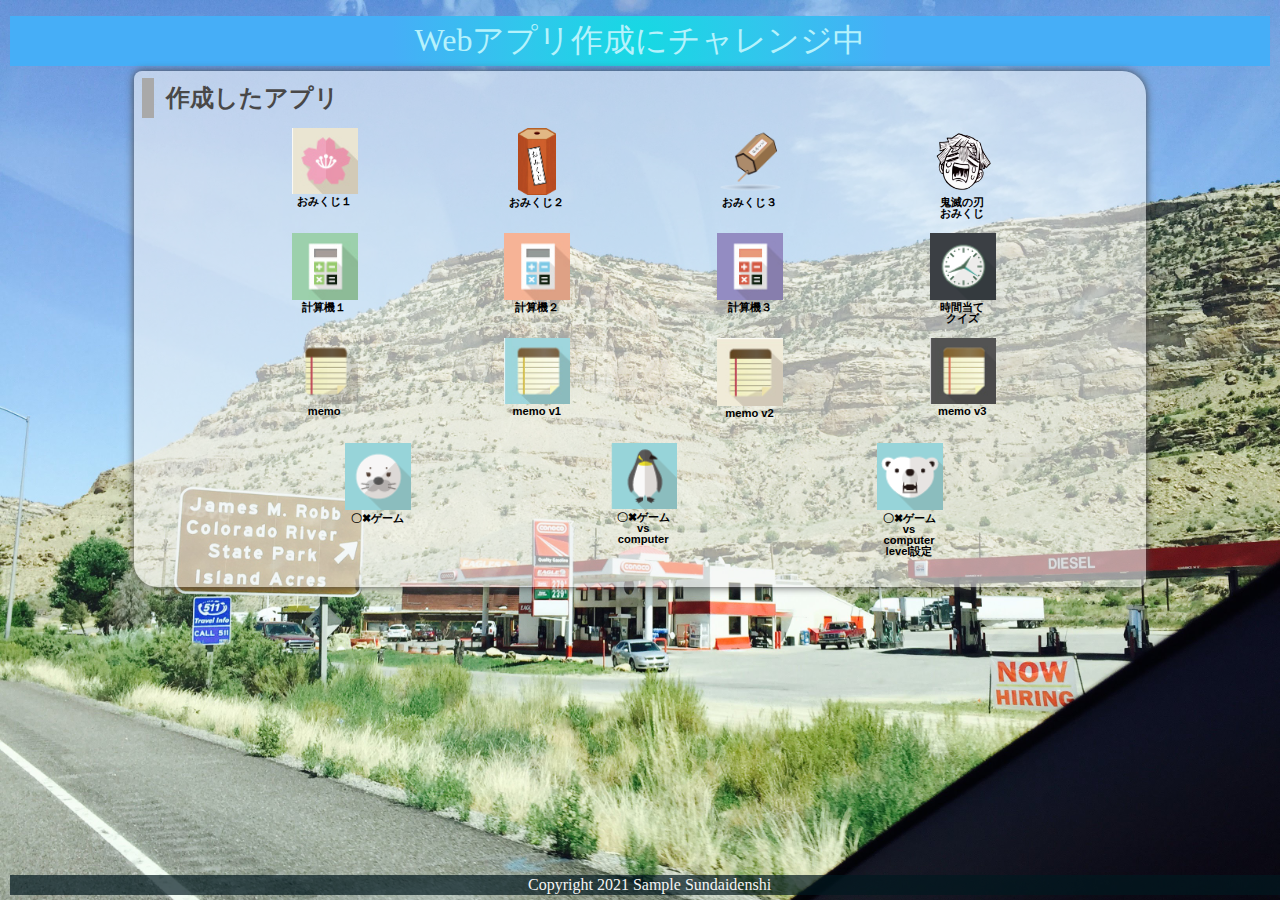
<file: index.html>
<!DOCTYPE html>
<html lang="ja">
  <head>
    <meta charset="UTF-8">
    <meta name="viewport" content="width=device-width, initial-scale=1.0">
    <title>先生のサンプルです</title>
    <meta name="description" content="先生のサンプル（ゲーム）">

    <link rel="icon" href="favicon.ico">
    <link rel="stylesheet" href="css/index.css">
  </head>

  <body>
    <!-- 見出し（みだし） -->
    <header class = "header">
      <h1>Webアプリ作成にチャレンジ中</h1>
    </header>
    
    <!-- 作成したアプリ -->
    <section class="container01">
      <h2>作成したアプリ</h2>
      <div class = "game">

        <div class="container01-01">
          <div class="item01">
            <a href="01_omikuki/omikuji.html" title="今日の運勢を占うゲームです。"><img src="img/sakura.jpg" alt="おみくじ１"><br>おみくじ１</a>
          </div>
          <div class="item01">
            <a href="01_omikuji2/omikuji2.html" title="音付きです。"><img src="img/omikuji2.png" alt="おみくじ２" class="img_omikuji2"><br>おみくじ２</a>
          </div>
          <div class="item01">
            <a href="01_omikuji3/omikuji3.html" title="テキストも画像です。"><img src="img/omikuji3.png" alt="おみくじ３"><br>おみくじ３</a>
          </div>
          <div class="item01">
            <a href="01_omikuji_kimetsu/omikuji_kimetsu.html" title="鬼滅の刃"><img src="img/zenitsu.png" alt="鬼滅の刃おみくじ"><br>鬼滅の刃<br>おみくじ</a>
          </div>
        </div>
        
        <div class="container01-02">
          <div class="item01">
            <a href="02_calculator/02_calculator-02/calculator.html" title="かんたんな計算機です。"><img src="img/calc1.jpg" alt="計算機１"><br>計算機１</a>
          </div>
          
          <div class="item01">
            <a href="02_calculator/02_calculator-03b/calculator.html" title="=ボタンをつけた計算機です。"><img src="img/calc2.jpg" alt="計算機２"><br>計算機２</a>
          </div>
          
          <div class="item01">
            <a href="02_calculator/02_calculator-03c/calculator.html" title="=全部ボタンの計算機です。"><img src="img/calc3.jpg" alt="計算機３"><br>計算機３</a>
          </div>
                    
          <div class="item01">
            <a href="98_Time guessing quiz/timeguess.html" title="=時間当てクイズです"><img src="img/clock.png" alt="クイズ">時間当て<br>クイズ</a>
          </div>
        </div>
        
        <div class="container01-03">
          <div class="item01">
            <a href="04_memo/index.html" title="メモアプリです。"><img src="img/memo.png" alt="memo"><br>memo</a>
          </div>
          
          <div class="item01">
            <a href="04_memo_app_v1/memo.html" title="メモアプリv1です。"><img src="img/memo1.jpg" alt="memo v1"><br>memo v1</a>
          </div>
          
          <div class="item01">
            <a href="04_memo_app_v2/memo.html" title="メモアプリv2です。"><img src="img/memo2.jpg" alt="memo v2"><br>memo v2</a>
          </div>
          
          <div class="item01">
            <a href="04_memo_app_v3/memo.html" title="メモアプリv3です。"><img src="img/memo3.jpg" alt="memo v3"><br>memo v3</a>
          </div>
        </div>
        
        <div class="container01-04">
          <div class="item02">
            <a href="05_tic tac toe/tic_tac_toe.html" title="2人でやるゲームです。"><img src="img/azarashi.png" alt="〇✖ゲーム"><br>〇✖ゲーム</a>
          </div>
          
          <div class="item02">
            <a href="06_tic tac toe vs computer/tic_tac_toe_vs computer.html" title="vs computerです。"><img src="img/penguin.png" alt="〇✖ゲームvs computer"><br>〇✖ゲームvs computer</a>
          </div>
          
          <div class="item02">
            <a href="07_tic tac toe vs computer level/tic_tac_toe_vs computer.html" title="vs computer level付き。"><img src="img/bear.png" alt="〇✖ゲーム"><br>〇✖ゲームvs computer<br>level設定</a>
          </div>

        </div>

      </div>
      <div class="filler01"></div>
    </section>
    
    <!-- フッター -->
    <footer>
      <p>Copyright 2021 Sample Sundaidenshi</p>
    </footer>

  </body>
</html>
</file>
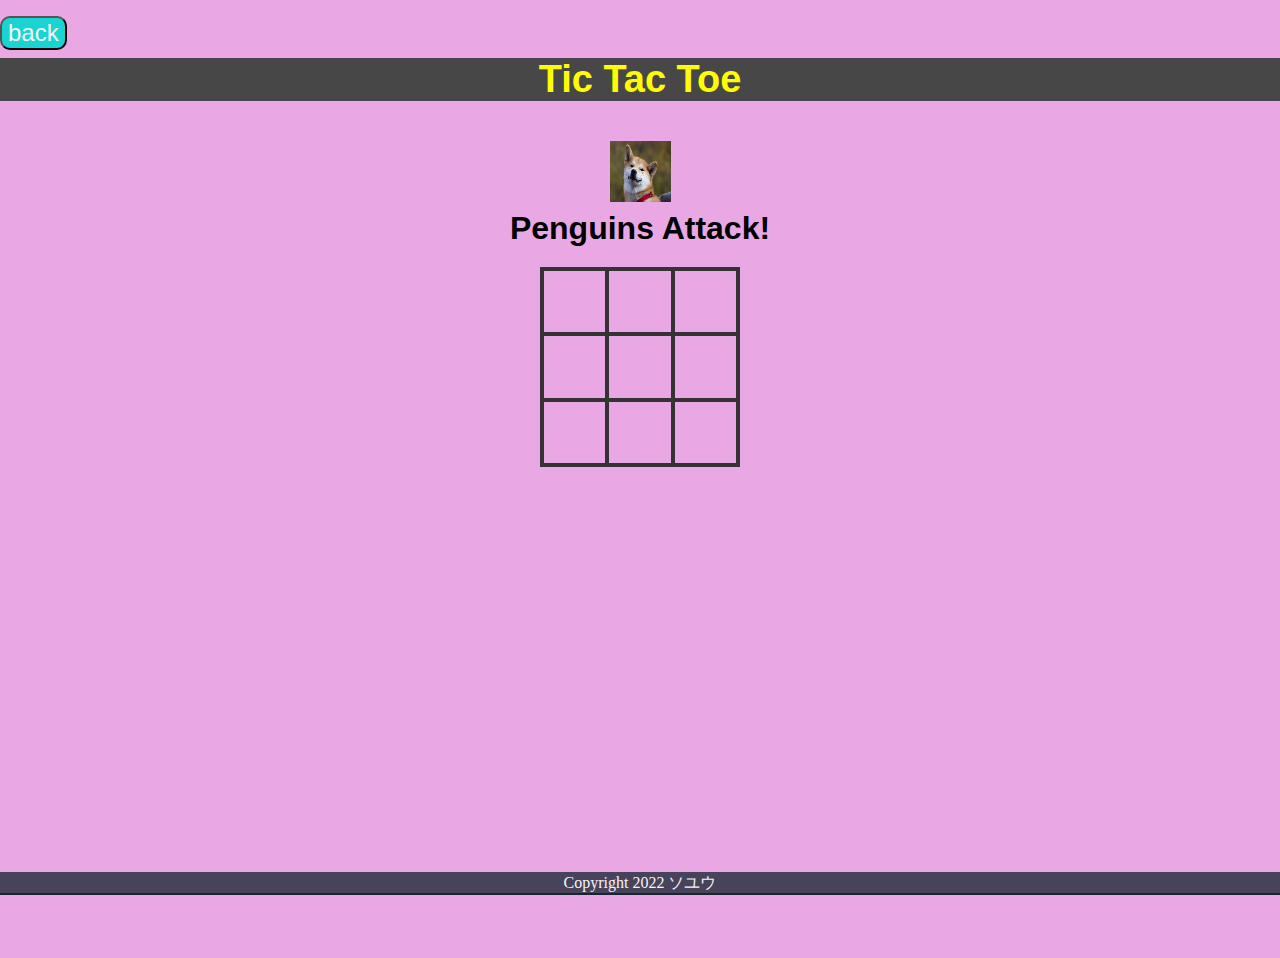
<file: 05_tic tac toe/tic_tac_toe.html>
<!DOCTYPE html>
<html lang="ja">

<head>
    <meta charset="UTF-8">
    <meta name="viewport" content="width=device-width, initial-scale=1.0">
    <title>Tic Tac Toe</title>
    <link rel="icon" href="tic_tac_toe.ico">
    <link rel="stylesheet" href="css/animate.css">
    <link rel="stylesheet" href="css/tic_tac_toe.css">
</head>

<body>
    <div class="back">
        <button id="btn99" class="btn" type="button" onclick="history.back()">back</button>
    </div>
    <div class="wrapper">
        <header>Tic Tac Toe</header>

        <div class="game-container">
            <div class="message-container">
                <div id="msgtext"></div>
            </div>
            <div class="squares-container">
                <div class="squares-box">
                    <div class="square" id="a_1"></div>
                    <div class="square" id="a_2"></div>
                    <div class="square" id="a_3"></div>
                    <div class="square" id="b_1"></div>
                    <div class="square" id="b_2"></div>
                    <div class="square" id="b_3"></div>
                    <div class="square" id="c_1"></div>
                    <div class="square" id="c_2"></div>
                    <div class="square" id="c_3"></div>
                </div>
            </div>
            <div class="btn-container">
                <div class="js-hidden" id="newgame-btn">
                    <button id="btn90" class="btn" type="button">New Game</button>
                </div>
            </div>
        </div>
    </div>
    <footer>
        <p>Copyright 2022 ソユウ<p>
    </footer>
    <script src="https://ajax.googleapis.com/ajax/libs/jquery/1.12.0/jquery.min.js"></script>
    <script type="text/javascript" src="js/snowfall.jquery.min.js"></script>
    <script src="js/tic_tac_toe.js"></script>
</body>

</html>
</file>
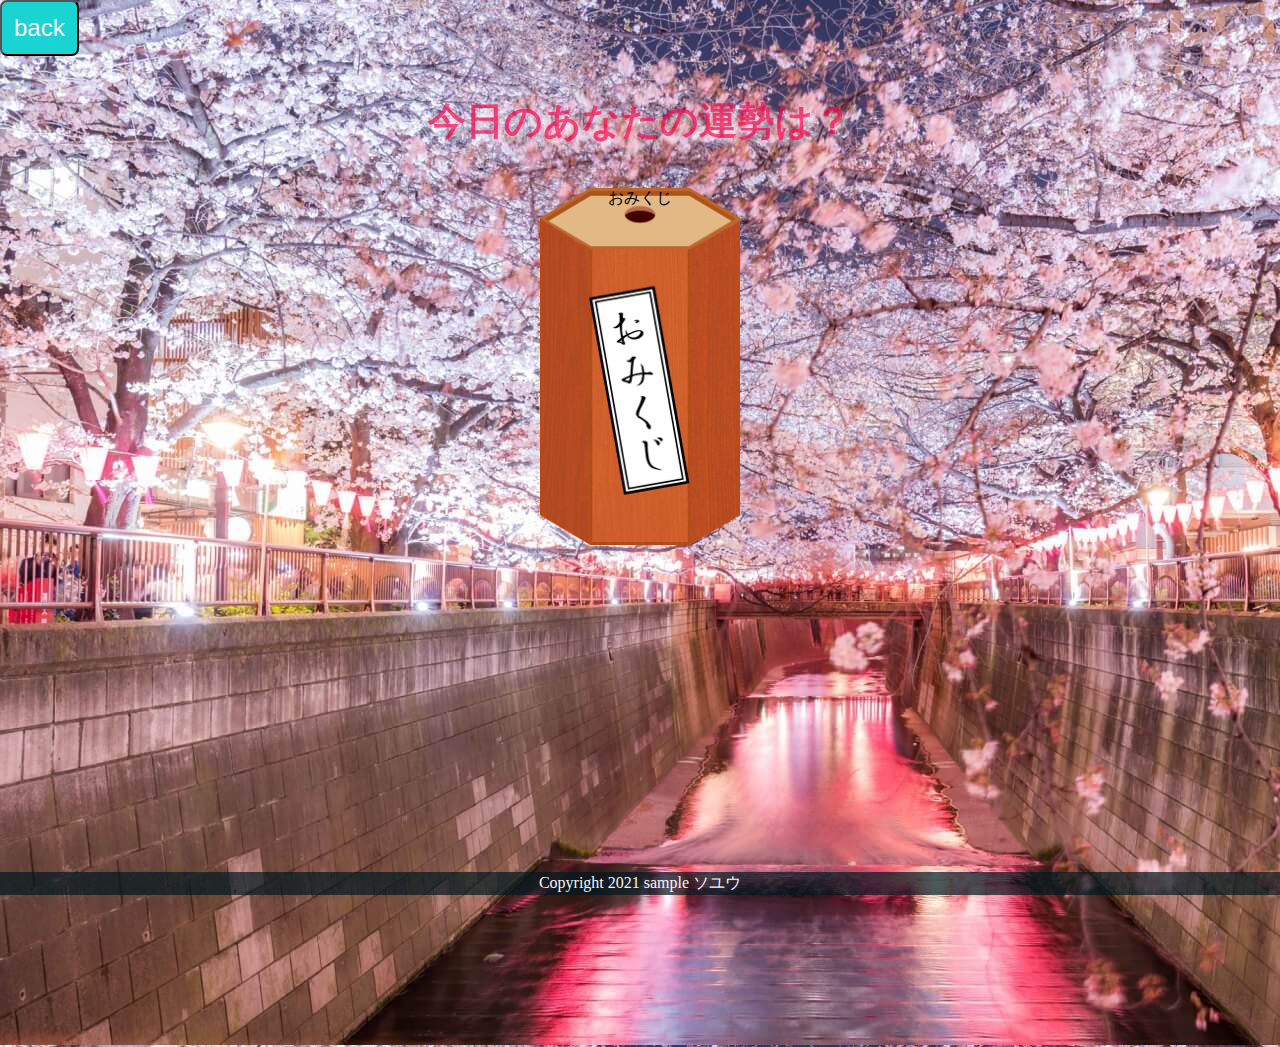
<file: 01_omikuki/CSS/omikuji.html>
<!DOCTYPE html>
<html lang="ja">
<head>
    <meta charset="UTF-8">
   
    <title>おみくじゲーム</title>
    <link rel="icon" href="favicon.ico">
    <link rel="stylesheet" href="omikuji.css">
</head>
<body>
    <div class="back">
        <button id="btn99" class="btn" type="button" onclick="history.back()">back</button>
    </div>
    <header>今日のあなたの運勢は？</header> 
    <div class="wrapper" tille = "大吉だといいね" >
　<p id="btn1">おみくじ</p>　
    </div>
    <footer>
       <p>Copyright 2021 sample ソユウ</p> 
    </footer>
</body>
</html>
</file>
<file: css/index.css>
@charset "utf-8";

html {
    /* ブラウザのデフォルトが16px                        */
    /* デフォルトの16pxの代わりに1emが10pxになるように調整 */
    font-size: 62.5%;
}

/* 「*」はユニバーサルセレクタ（すべての要素を対象にするセレクタ）でbox-sizing: border-box;を指定 */
/* この指定（してい）はborderとpaddingをボックスサイズ（widthとheight）の中に含めて算出するので、スタイリングがしやすい*/
*, *::before, *::after {
    box-sizing: border-box;
}

body{
    line-height: 1.5;
        /* https://developer.mozilla.org/ja/docs/Web/CSS/line-height */
    color: rgb(73, 72, 72);
    font-size: 1.6rem; /* 16px */
    font-family: "Helvetica Neue",
    Arial,
    "Hiragino Kaku Gothic ProN",
    "Hiragino Sans",
    Meiryo,
    sans-serif;
    text-align: center;
        /* https://developer.mozilla.org/ja/docs/Web/CSS/text-align */
    /* 背景（はいけい）をうすくしたいとき */
    /* background-color:rgba(255, 255, 255, 0.6); */
        /* https://developer.mozilla.org/ja/docs/Web/CSS/background-color */

    /* background-blend-mode: soft-light; */
        /* https://developer.mozilla.org/ja/docs/Web/CSS/background-blend-mode */

    background-image: url(../img/topimg2.JPG);
        /* https://developer.mozilla.org/ja/docs/Web/CSS/background-image */
    background-size: cover;
        /* https://developer.mozilla.org/ja/docs/Web/CSS/background-size */
        /* https://developer.mozilla.org/ja/docs/Web/CSS/background */
    overflow: hidden;
}

header, footer, h1, h2, h3, p, div, .container01, .filler01 {
    margin: 0.2em 0em 0em 0em;
        /* https://developer.mozilla.org/ja/docs/Web/CSS/margin */
    padding: 0.1em;
        /* https://developer.mozilla.org/ja/docs/Web/CSS/padding */
}

/*****************************/
/* 見出し（みだし）           */
/*****************************/
h1 {
    font: 2em Rajdhani, "Noto Sans JP";
    color: rgb(181, 242, 252);
    background-image: radial-gradient(circle 248px at center, #16d9e3 0%, #30c7ec 47%, #46aef7 100%);
}

h2{
    padding-left: 0.5em;
    border-left: solid 0.5em darkgray;
    text-align: left;
}

/*****************************/
/* ページ                    */
/*****************************/
.wrapper {
    position: relative;/*相対位置*/
    max-width: 100vw;  /*すべての要素をbox-sizing:border-boxとしているので全て含めてmin-width:100vwに*/
    min-height: 100vh; /*すべての要素をbox-sizing:border-boxとしているので全て含めてmin-height:100vhに*/
    margin: 0;
    padding: 0;
    padding-bottom: 23px;/*footer+paddingの高さ*/
    text-align: center;
}
/*****************************/
/* セクション(section)        */
/*****************************/
.container01 {
    margin-right: auto;
    margin-left: auto;
    padding-left: 0.5em;
    width: 80%;
    border-radius: 0.5em 1.5em;
        /* https://developer.mozilla.org/ja/docs/Web/CSS/border-radius */
    background-color:rgba(245, 245, 245, 0.6);
    box-shadow:0 0 0.5em rgb(73, 72, 72);
        /* https://developer.mozilla.org/ja/docs/Web/CSS/box-shadow */
}
main > p {
    font: 1.2em bold;
}

/*****************************/
/* アンカー(anchor)           */
/*****************************/
a {
    color: black;
    font-weight: 900;
    text-decoration: none;
        /* https://developer.mozilla.org/ja/docs/Web/CSS/text-decoration */
}

/* mouseoverでグレースケール */
a:hover{
    opacity: 0.5;
    filter: grayscale(100%);
}

/*****************************/
/* container  item           */
/*****************************/
.container01-01 , .container01-02, .container01-03 , .container01-04 {
    display: flex;
        /*https://developer.mozilla.org/ja/docs/Web/CSS/CSS_Flexible_Box_Layout*/
    flex-wrap:wrap;
        /*https://developer.mozilla.org/ja/docs/Web/CSS/flex-wrap*/
    justify-content: space-evenly;
        /*https://developer.mozilla.org/ja/docs/Web/CSS/justify-content*/
    font-size: 0.7em;
}

.item01{
    position: relative;
    width: 6em;
    height: 9em;
    margin: 0;
    line-height: 1em;
    overflow: hidden;
}

.item02{
    position: relative;
    width: 6em;
    height: 12em;
    margin: 0;
    line-height: 1em;
    overflow: hidden;
}

.item01 img, .item02 img{
    width: 6em;
    height: auto;
}

.item01 .img_omikuji2{
    width: auto;
    height: 6em;
    overflow: hidden;
}

/*****************************/
/* フッター                   */
/*****************************/
footer> p {
    position: absolute;/*←絶対位置*/
    bottom: 5px; /*下に固定*/
    width: 100%;
    margin: 0px;
    padding: 1px;
    color: whitesmoke;
    font: 1em Rajdhani;
    text-align: center;
    background: rgba(1, 24, 31, 0.7);
}
/*******************************************************/
/* レスポンシブ対応　メディアクエリを使ってCSSを切り替える */
/* https://www.design-memo.com/coding/css-media-queries */
/* mobileのときのスタイル */
/*******************************************************/
@media screen and (max-width: 480px) {
    body{
        background-size: auto 812px;
    }
}
</file>
<file: 05_tic tac toe/css/tic_tac_toe.css>
@charset "utf-8";
html {
font-size: 16px;
}
*, *::before, *::after {
box-sizing: border-box;
}
body{
margin: 0;
line-height: normal; 
font-family: "Helvetica Neue",
Arial,
"Hiragino Kaku Gothic ProN",
"Hiragino Sans",
Meiryo,
sans-serif;
background: rgb(233, 168, 227);
overflow: hidden;
}
p{
margin: 0;
padding: 0;
}
 
header{
    margin-top: 8px;
    color: rgb(255,251, 0);
    font-size: 38px;
    font-weight: bold;
   text-align: center;
   background: rgb(71, 71, 71);
}
.wrapper{
position: relative;
max-width: 100vw;
min-height: 100vh;
margin: 0;
padding: 0;
padding-bottom: 23px;
text-align: center;
}
.game-container{
    padding: 40px 0;
}
.message-container{
    margin-bottom: 20px;
    font-size: 2em;
    font-weight: bold;
    overflow: hidden;
}
.js-hidden{
    display: none;
}
.squares-container{
    display: flex;
    flex-wrap: wrap;
    margin: 0 auto;
    width: 200px;
}
.squares-box{
    width: 200px;
    height: 200px;
    display: flex;
    flex-wrap: wrap;
    border: solid 2px #333;
}
.square{
    position: relative;
    width: calc(196px/3);
    height: calc(196px/3);
    border: solid 2px #333;
}
.js-pen-checked::before{
    position: absolute;
    top: 0;
    left: 0;
    width: 61px;
    height: 61px;
    content: '';
    background-image: url(../img/penguins.jpg);
    background-size: contain;
}
.js-bear-checked::before{
position: absolute;
top: 0;
left: 0;
width: 61px;
height: 61px;
content: '';
background-image:url(../img/whitebear.jpg) ;
background-size: contain;
}
.js-unclickable{
pointer-events: none;
}
.js-pen_highLight{
border: solid 2px red;
}
.js-bear_highLight{
border: solid 2px blue;
}

.btn{
    margin-top: 8px;
    padding: 12;
    border-radius: 10px;
    color: whitesmoke;
    font-size: 24px;
    background: rgb(26, 212, 212);
    user-select: none;
    cursor: pointer;
}
.back{
    margin-top: 8px;
    text-align: left;
}

footer>p{
    position: absolute;
    bottom: 5px;
    width: 100%;
    margin: 0px;
    padding: 1px;
    color: whitesmoke;
    font: 16px Rajdhani;
    text-align: center;
    background: rgba(1, 24, 31, 0.7);
}
.btn-container{
    padding-top: 40px;
}
#btn90:hover{
    background-color:#ffd347;
    transition-duration: 0.4s;

}

@media screen and (max-width:480px) {
    .wrapper{
        padding-bottom: 23px;
    }
    .btn-container{
        padding-top: 2px;
    }
    
}
</file>
<file: 01_omikuki/CSS/omikuji.css>
@charset "utf-8";
html {
font-size: 16px;
}
/* 「*」はユニバーサルセレクタ(すべての要素を対象にするセレクタ)でbox-sizing: border-box;を指定 */
/* この指定(してい)はborderとpaddingをボックスサイズ(widthとheight)の中に含めて算出するので、スタイリングがしやすい*/
*, *::before, *::after {
box-sizing: border-box;
}
body{
margin: 0;
line-height: normal; /*ブラウザが自動的に行間を決める*/
font-family: "Helvetica Neue",
Arial,
"Hiragino Kaku Gothic ProN",
"Hiragino Sans",
Meiryo,
sans-serif;
background: rgb(233, 168, 227);
background: url(../img/sakura_meguro.jpg);
overflow: hidden;
}
p{
margin: 0;
padding: 0;
}

header{
    margin-top: 40px;
    color: rgba(253, 4, 79, 0.7);
    font-size: 38px;
    font-weight: bold;
    text-shadow: 5px 5px 5px rgba(255, 255, 255, 0.65);
    text-align: center;
    
  
    
}

.back{
    text-align: left;
}
#btn99{
    padding: 0.5em;
    border-radius: 0.3em;
    color: whitesmoke;
    font-size: 1.5em;
    background: rgb(26, 212, 212);
    cursor: pointer;
}
.wrapper{
    position: relative;
    max-width: 100vw;
    min-height: 100vh;
    margin: 0;
    padding: 0;
    padding-bottom: 23px;
    text-align: center;


}
 #btn1{
     position: relative;
     margin: 20px auto;
     width: 200px;
     height: 400px;
     background-image: url(../img/omikuji.png);
     background-size: contain;
     background-repeat: no-repeat;
     cursor: pointer;
     
    
   
 }
 #btn1:hover{
    animation: shaking 0.3s infinite;
 }
 @keyframes shaking{
    0%{transform: translate(0px,0px)rotateZ(0deg);}
    25%{transform: translate(2px,2px)rotateZ(1deg);}
    50%{transform: translate(0px,2px)rotateZ(0deg);}
    75%{transform: translate(2px,0px)rotateZ(-1deg);}
   100%{transform: translate(0px,0px)rotateZ(0deg);}

}
 #btn1:active{
     position: relative;
     top: 5px;
     left: 5px;
     

 }
 footer>p{
     position: absolute;
     bottom: 5px;
     width: 100%;
     margin: 0px;
     padding: 1px;
     color: whitesmoke;
     font: 16px Rajdhani;
     text-align: center;
     background: rgba(1, 24, 31, 0.7);
     
 }
 .shutter{
     position: fixed;
     top: 0;
     left: 0;
     right: 0;
     bottom: 0;
     z-index: 9999;
     margin: 0em;
     padding: 0em;

     background-color: #1e1e1e;
     animation: byeShutter 2.5s forwards;
 }
 .shutter::before{
     content: '';
     position: absolute;
     top: 0;
     left: 0;
     right: 0;
     bottom: 0;
     width: 0;
     margin: auto;
     background-color: #fff;
     animation: shutterOpen 2.5s forwards;
 }
 #omikujiText{
    position: relative;
     margin: 10px auto;
     font-weight: 1000;
     text-shadow: 3px 3px 3px rgba(255, 255, 255, 0.65);
     transition: 1s;
     
 }
 @keyframes byeShutter{
     70%{
         opacity: 1;
     }
     100%{
         opacity: 0;
         display: none;
         z-index: -1;
     }
 }
 
 @keyframes shutterOpen{
     0%{
         width: 0;
         height: 0.05em;

     }
     50%{
         width: 100%;
         height: 0.05em;
     }
     90%{
         width: 100%;
         height: 100%;
     }
     100%{
         width: 100%;
         height: 100%;
     }
 }
</file>
